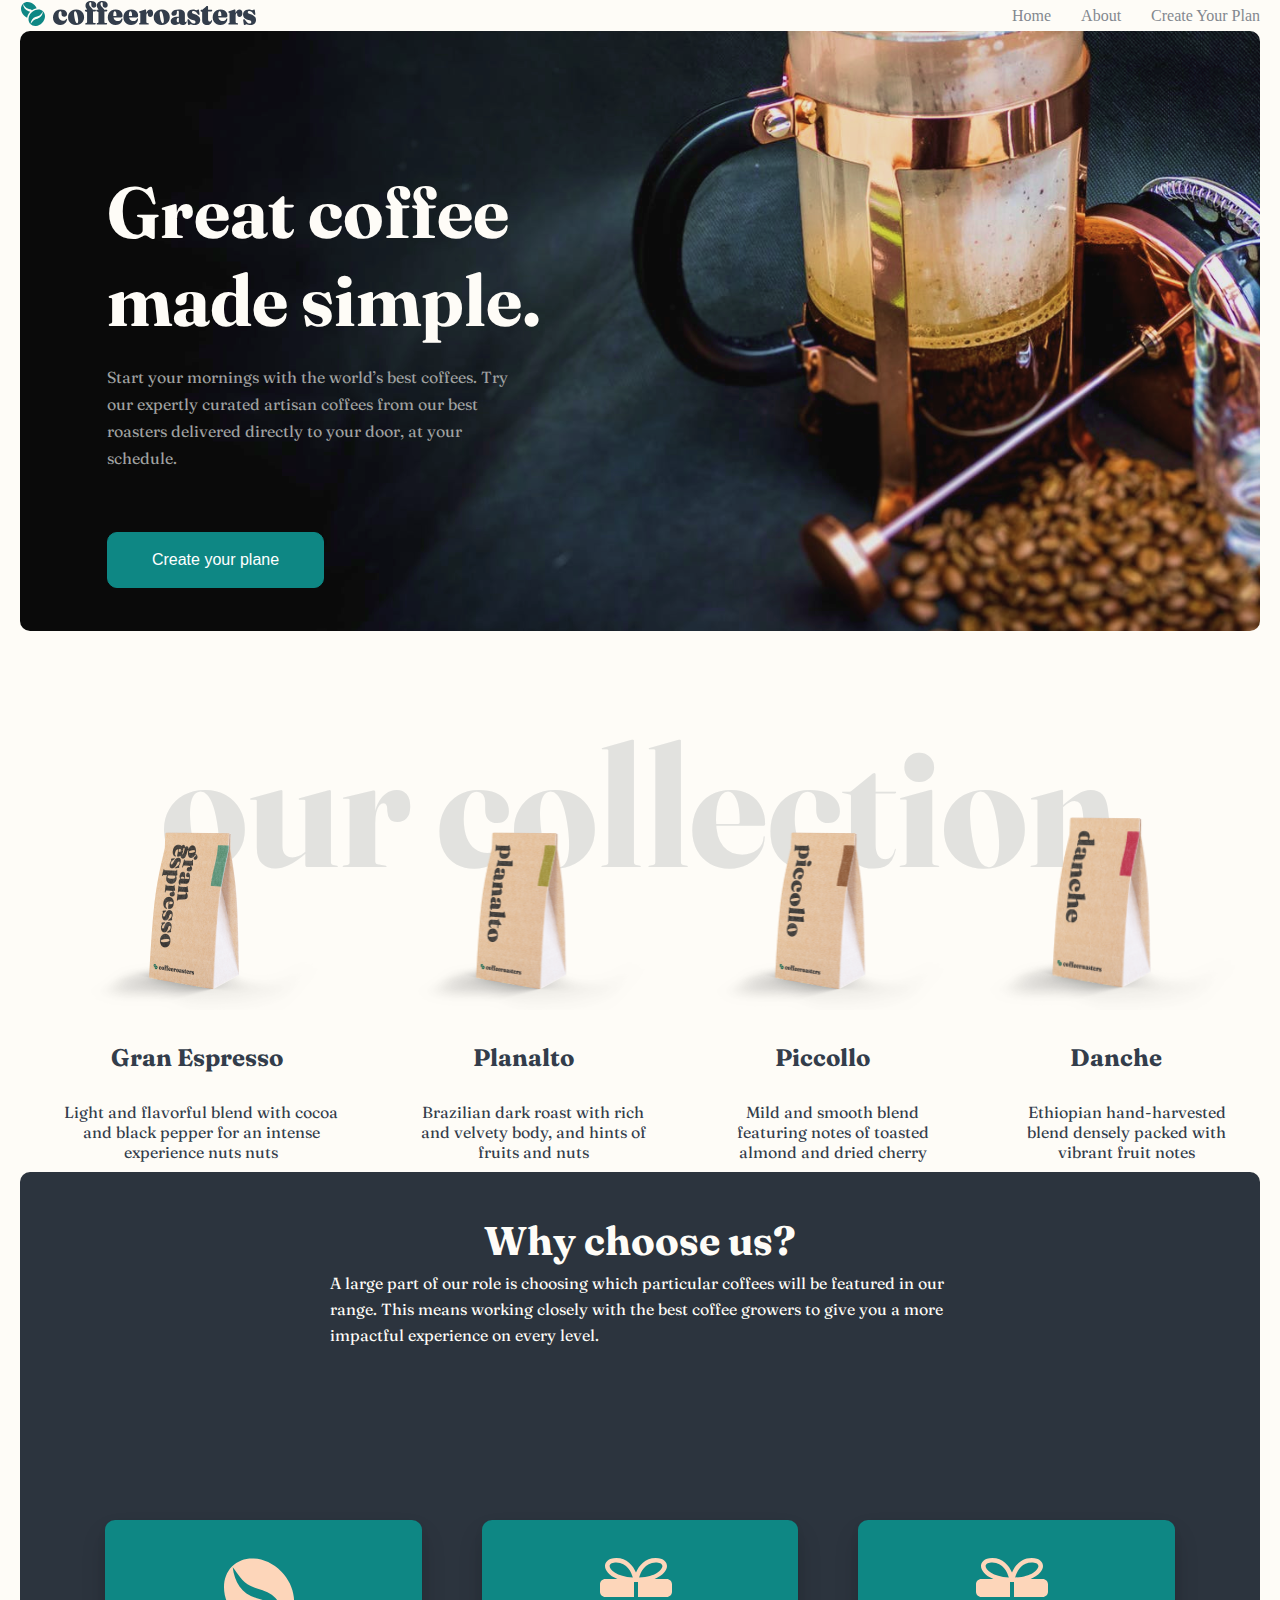
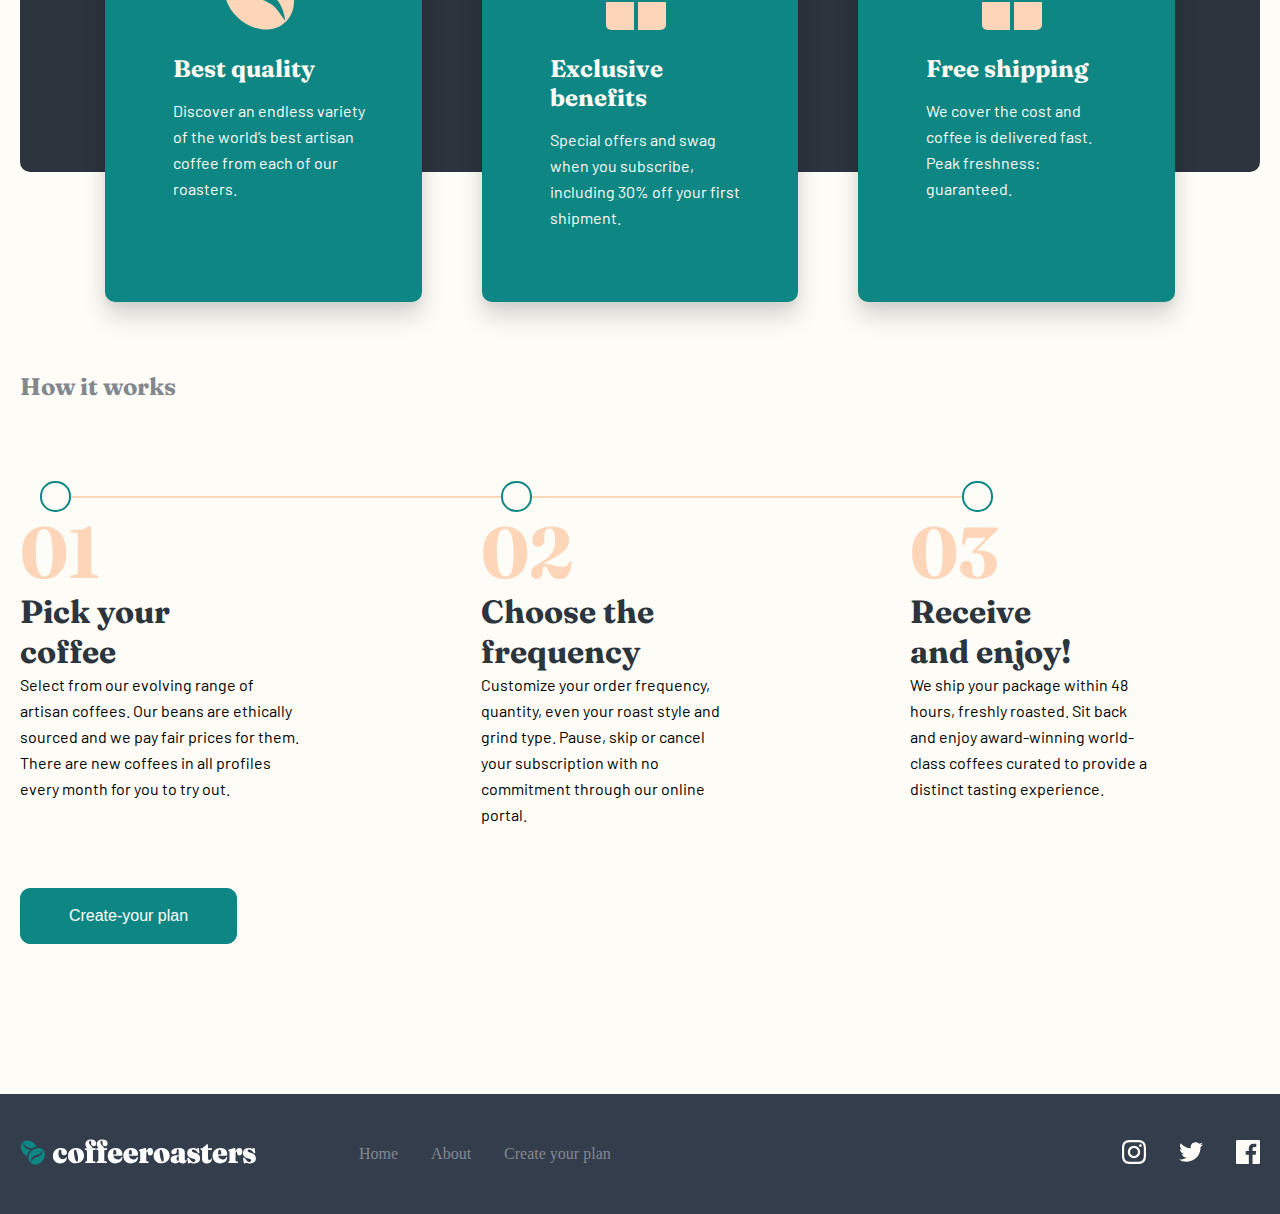
<file: index.html>
<!DOCTYPE html>
<html lang="en">
  <head>
    <meta charset="UTF-8" />
    <meta name="viewport" content="width=device-width, initial-scale=1.0" />
    <title>Document</title>
    <link rel="preconnect" href="https://fonts.googleapis.com">
    <link rel="preconnect" href="https://fonts.gstatic.com" crossorigin>
     <link
      href="https://fonts.googleapis.com/css2?family=Fraunces:ital,opsz,wght@0,9..144,100;0,9..144,200;0,9..144,300;0,9..144,400;0,9..144,500;1,9..144,100;1,9..144,200;1,9..144,300;1,9..144,400;1,9..144,500&display=swap"
      rel="stylesheet">
      <link rel="preconnect" href="https://fonts.googleapis.com">
           <link rel="preconnect" href="https://fonts.gstatic.com" crossorigin>
      <link
        href="https://fonts.googleapis.com/css2?family=Barlow:ital,wght@0,100;0,200;0,300;0,400;0,500;1,100;1,200;1,300;1,400;1,500&family=Fraunces:ital,opsz,wght@0,9..144,100;0,9..144,200;0,9..144,300;0,9..144,400;0,9..144,500;1,9..144,100;1,9..144,200;1,9..144,300;1,9..144,400;1,9..144,500&display=swap"
        rel="stylesheet">
    <link rel="stylesheet" href="./style.css" />
    <link rel="stylesheet" href="./responsive.css" />
  </head>

  <body>
    <div class="main-nav">
      <div class="container">
        <div class="navbar">
          <div class="nav-image">
            <img src="./image/Group 5 (2).svg" alt="" />
          </div>

          <nav>
            <ul class="main-nav-2">
              <li><a href="#">Home</a></li>
              <li><a href="./about.html">About</a></li>
              <li><a href="./contact.html">Create Your Plan</a></li>
            </ul>
          </nav>
        </div>
      </div>
    </div>
    <!-- main-nav -->
    <div class="main-heading">
      <div class="container">
        <div class="header-page">
          <div class="header">
            <h2>Great coffee made simple.</h2>
            <p>
              Start your mornings with the world’s best coffees. Try our
              expertly curated artisan coffees from our best roasters delivered
              directly to your door, at your schedule.
            </p>
            <button class="button-1">Create your plane</button>
          </div>
        </div>
      </div>
    </div>
    <!-- heading -->
    <div class="second-section">
      <div class="container">
        <div class="section-1">
          <div class="section-h1">
            <h1>our collection</h1>
          </div>
          <div class="main-esspresso">
            <div class="section-esspresso">
              <ul class="ul-esspresso">
                <div class="image-esspresso">
                  <li class="espresso-li">
                    <img src="./image/kopi1 copy.png" alt="" />
                  </li>
                </div>
                <div class="paragraf-esspresso">
                  <li class="espresso-li">
                    <h2>Gran Espresso</h2>
                  </li>
                  <li class="espresso-li">
                    <p>
                      Light and flavorful blend with cocoa and black pepper for
                      an intense experience nuts nuts
                    </p>
                  </li>
                </div>
              </ul>
            </div>
            <div class="section-esspresso">
              <ul class="ul-esspresso">
                <div class="image-esspresso">
                  <li class="espresso-li">
                    <img src="./image/kopi2.png" alt="" />
                  </li>
                </div>
                <div class="paragraf-esspresso">
                  <li class="espresso-li">
                    <h2>Planalto</h2>
                  </li>
                  <li class="espresso-li">
                    <p>
                      Brazilian dark roast with rich and velvety body, and hints
                      of fruits and nuts
                    </p>
                  </li>
                </div>
              </ul>
            </div>
            <div class="section-esspresso">
              <ul class="ul-esspresso">
                <div class="image-esspresso">
                  <li class="espresso-li">
                    <img src="./image/kopi3.png" alt="" />
                  </li>
                </div>
                <div class="paragraf-esspresso">
                  <li class="espresso-li">
                    <h2>Piccollo</h2>
                  </li>
                  <li class="espresso-li">
                    <p>
                      Mild and smooth blend featuring notes of toasted almond
                      and dried cherry
                    </p>
                  </li>
                </div>
              </ul>
            </div>
            <div class="section-esspresso">
              <ul class="ul-esspresso">
                <div class="image-esspresso">
                  <li class="espresso-li">
                    <img src="./image/kopi4.png" alt="" />
                  </li>
                </div>
                <div class="paragraf-esspresso">
                  <li class="espresso-li">
                    <h2>Danche</h2>
                  </li>
                  <li class="espresso-li">
                    <p>
                      Ethiopian hand-harvested blend densely packed with vibrant
                      fruit notes
                    </p>
                  </li>
                </div>
              </ul>
            </div>
          </div>
        </div>
      </div>
    </div>
    <!-- second-section -->

    <div class="container">
      <div class="benefits-color">
        <div class="benefits-1">
          <h2>Why choose us?</h2>
          <p>
            A large part of our role is choosing which particular coffees will
            be featured in our range. This means working closely with the best
            coffee growers to give you a more impactful experience on every
            level.
          </p>
        </div>
        <div class="main-benefits-2">
          <div class="main-benefits-4">
            <div class="benefits-card">
              <img src="./image/coffee-bean.svg" alt="" />
              <div class="benefits-page">
                <h2>Best quality</h2>
                <p>
                  Discover an endless variety of the world’s best artisan coffee
                  from each of our roasters.
                </p>
              </div>
            </div>
          </div>
          <div class="main-benefits-4">
            <div class="benefits-card">
              <img src="image/Combined Shape.svg" alt="" />
              <div class="benefits-page">
                <h2>Exclusive benefits</h2>
                <p>
                  Special offers and swag when you subscribe, including 30% off
                  your first shipment.
                </p>
              </div>
            </div>
          </div>
          <div class="main-benefits-4">
            <div class="benefits-card">
              <img src="image/Combined Shape.svg" alt="" />
              <div class="benefits-page">
                <h2>Free shipping</h2>
                <p>
                  We cover the cost and coffee is delivered fast. Peak
                  freshness: guaranteed.
                </p>
              </div>
            </div>
          </div>
        </div>
      </div>
    </div>
    <!-- benefits -->
    <div class="container">
      <div class="main-work">
        <div class="qwerty">
          <h2>How it works</h2>
        </div>
        <div class="main-circle">
          <div class="circle"></div>
          <div class="chiziq"></div>
          <div class="circle"></div>
          <div class="chiziq"></div>
          <div class="circle"></div>
        </div>
        <div class="qwerty-2">
          <ul class="ul-qwerty">
            <li><h2>01</h2></li>
            <li><h3>Pick your coffee</h3></li>
            <li><p>Select from our evolving range of artisan coffees. Our beans are ethically sourced and we pay fair prices for them.
            There are new coffees in all profiles every month for you to try out.</p></li>
          </ul>
          <ul class="ul-qwerty">
            <li><h2>02</h2></li>
            <li><h3>Choose the frequency</h3></li>
            <li><p>Customize your order frequency, quantity, even your roast style and grind type. Pause, skip or cancel your subscription
            with no commitment through our online portal.</p></li>
          </ul>
          <ul class="ul-qwerty">
            <li><h2>03</h2></li>
            <li><h3>Receive and enjoy!</h3></li>
            <li><p>We ship your package within 48 hours, freshly roasted. Sit back and enjoy award-winning world-class coffees curated to
            provide a distinct tasting experience.</p></li>
          </ul>
        </div>
      </div>
      <button class="button-01">Create-your plan</button>
    </div>
    <!-- work -->
    <footer class="main-footer">
      <div class="footer-1">
        <div class="container-4">
          <div class="footer-left-box">
            <div class="footer-image-2">
              <img src="./image/Group 5 (1).svg" alt="" />
            </div>
            <ul class="footer-nav-list">
              <li class="sss"><a href="./index.html">Home</a></li>
              <li class="ssss"><a href="./about.html">About</a></li>
              <li class="sssss"><a href="./contact.html">Create your plan</a></li>
            </ul>
          </div>
          <div class="footer-right-box">
            <ul class="footer-media-list">
              <li class="footer-ulimg">
                <a href="#"><img src="./image/Shape.svg" alt="" /></a>
              </li>
              <li class="footer-ulimg">
                <a href="#"><img src="image/Path.svg" alt="" /></a>
              </li>
              <li class="footer-ulimg">
                <a href="#"><img src="./image/Path (1).svg" alt="" /></a>
              </li>
            </ul>
          </div>
        </div>
      </div>
    </footer>
  </body>
</html>
</file>
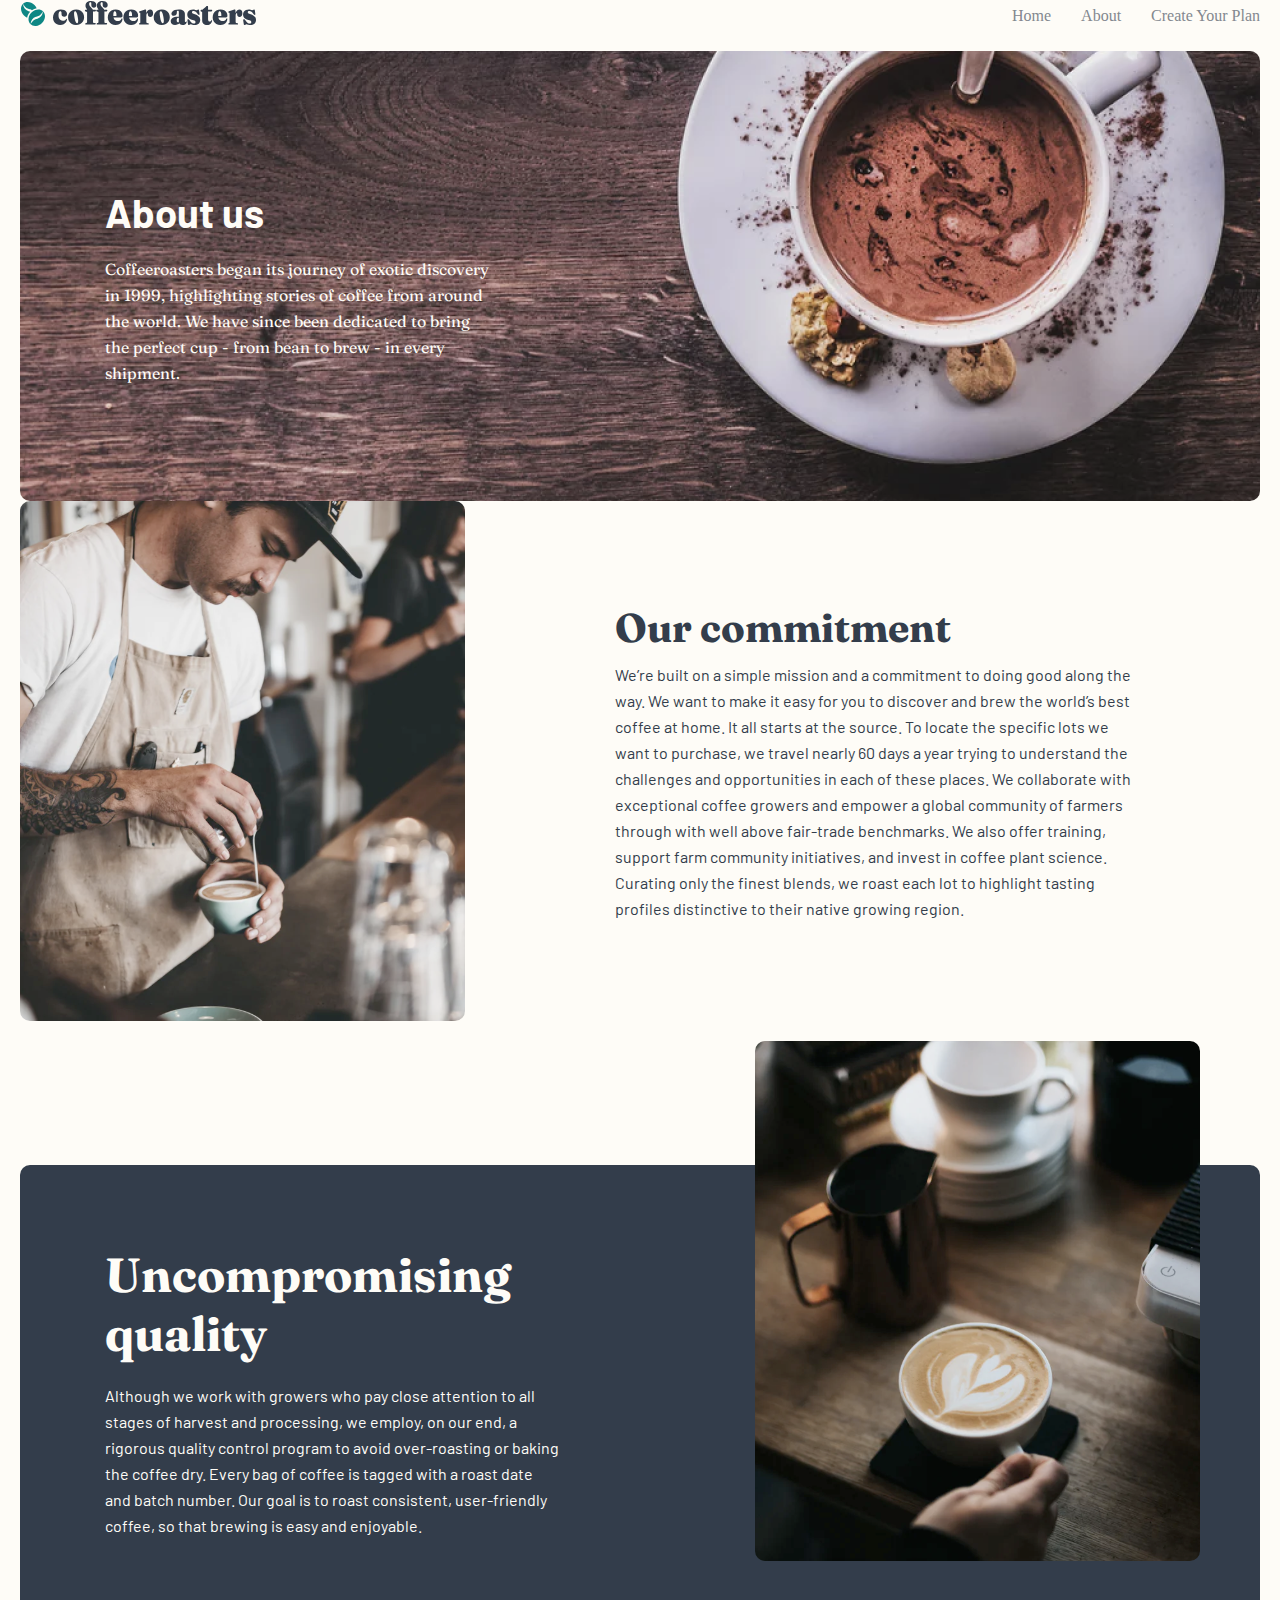
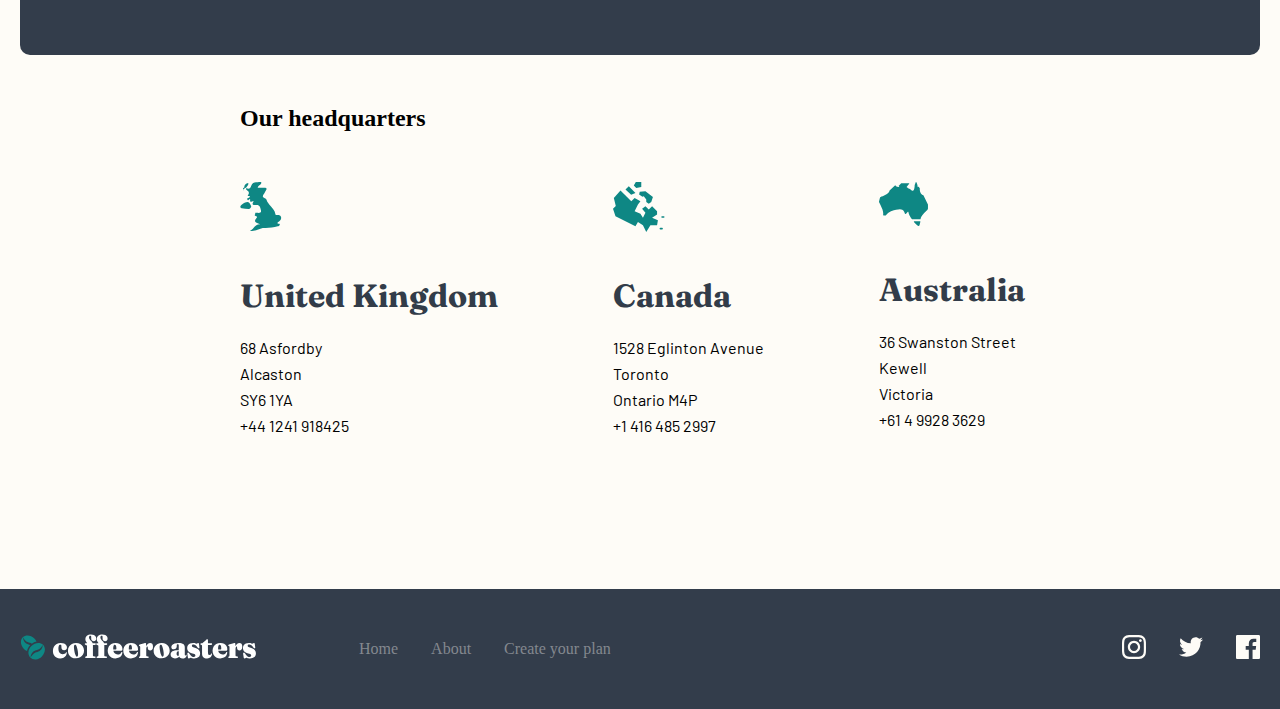
<file: about.html>
<!DOCTYPE html>
<html lang="en">
<head>
    <meta charset="UTF-8">
    <meta name="viewport" content="width=device-width, initial-scale=1.0">
    <title>Document</title>
    <link rel="stylesheet" href="./style.css">
    <link rel="stylesheet" href="./responsive.css">
      <link rel="preconnect" href="https://fonts.googleapis.com">
      <link rel="preconnect" href="https://fonts.gstatic.com" crossorigin>
      <link
        href="https://fonts.googleapis.com/css2?family=Fraunces:ital,opsz,wght@0,9..144,100;0,9..144,200;0,9..144,300;0,9..144,400;0,9..144,500;1,9..144,100;1,9..144,200;1,9..144,300;1,9..144,400;1,9..144,500&display=swap"
        rel="stylesheet">
      <link rel="preconnect" href="https://fonts.googleapis.com">
      <link rel="preconnect" href="https://fonts.gstatic.com" crossorigin>
      <link
        href="https://fonts.googleapis.com/css2?family=Barlow:ital,wght@0,100;0,200;0,300;0,400;0,500;1,100;1,200;1,300;1,400;1,500&family=Fraunces:ital,opsz,wght@0,9..144,100;0,9..144,200;0,9..144,300;0,9..144,400;0,9..144,500;1,9..144,100;1,9..144,200;1,9..144,300;1,9..144,400;1,9..144,500&display=swap"
        rel="stylesheet">
</head>
<body>
   <div class="main-nav">
      <div class="container">
        <div class="navbar">
          <div class="nav-image">
            <img src="./image/Group 5 (2).svg" alt="" />
          </div>

          <nav>
            <ul class="main-nav-2">
              <li><a href="./index.html">Home</a></li>
              <li><a href="#">About</a></li>
              <li><a href="./contact.html">Create Your Plan</a></li>
            </ul>
          </nav>
        </div>
        <div class="about-page">
          <div class="about-heading">
            <h1>About us</h1>
            <p>
              Coffeeroasters began its journey of exotic discovery in 1999,
              highlighting stories of coffee from around the world. We have since
              been dedicated to bring the perfect cup - from bean to brew - in
              every shipment.
            </p>
          </div>
        </div>
      </div>
    </div>
      <div class="container">
        <div class="main-service">
          <div class="service-image">
            <img src="./image/Bitmap (1).svg" alt="" />
          </div>
          <div class="service-h1">
            <h2>Our commitment</h2>
            <p>
              We’re built on a simple mission and a commitment to doing good along
              the way. We want to make it easy for you to discover and brew the
              world’s best coffee at home. It all starts at the source. To locate
              the specific lots we want to purchase, we travel nearly 60 days a
              year trying to understand the challenges and opportunities in each
              of these places. We collaborate with exceptional coffee growers and
              empower a global community of farmers through with well above
              fair-trade benchmarks. We also offer training, support farm
              community initiatives, and invest in coffee plant science. Curating
              only the finest blends, we roast each lot to highlight tasting
              profiles distinctive to their native growing region.
            </p>
          </div>
        </div>
      </div>
        <div class="section-cofee">
          <div class="container">
            <div class="main-cofee">
              <div class="about-cofee">
                <h2>Uncompromising quality</h2>
                <p>
                  Although we work with growers who pay close attention to all
                  stages of harvest and processing, we employ, on our end, a
                  rigorous quality control program to avoid over-roasting or baking
                  the coffee dry. Every bag of coffee is tagged with a roast date
                  and batch number. Our goal is to roast consistent, user-friendly
                  coffee, so that brewing is easy and enjoyable.
                </p>
              </div>
              <div class="image-cofee">
                <img src="./image/Bitmap (2).svg" alt="" />
              </div>
            </div>
          </div>
        </div>
        <div class="location">
          <div class="container">
        
        
            <div class="car">
              <h1 style="font-size: 24px ; margin-bottom: 50px;">Our headquarters</h1>
            </div>
            <div class="main-map">
              
              <div class="map">
                <img src="./image/Combined Shape (2).svg" alt="" />
                <ul class="map-ul">
                  <li>
                    <h3>United Kingdom</h3>
                  </li>
                  <li>
                    <p>68 Asfordby</p>
                  </li>
                  <li>
                    <p>Alcaston</p>
                  </li>
                  <li>
                    <p>SY6 1YA</p>
                  </li>
                  <li>
                    <p>+44 1241 918425</p>
                  </li>
        
                </ul>
              </div>
              <div class="map">
                <img src="./image/Combined Shape (3).svg" alt="">
                <ul class="map-ul">
                  <li>
                    <h3>Canada</h3>
                  </li>
                  <li>
                    <p>1528 Eglinton Avenue</p>
                  </li>
                  <li>
                    <p>Toronto</p>
                  </li>
                  <li>
                    <p>Ontario M4P</p>
                  </li>
                  <li>
                    <p>+1 416 485 2997</p>
                  </li>
                </ul>
              </div>
              <div class="map">
                <img src="./image/Combined Shape (4).svg" alt="">
                <ul class="map-ul">
                  <li>
                    <h3>Australia</h3>
                  </li>
                  <li>
                    <p>36 Swanston Street</p>
                  </li>
                  <li>
                    <p>Kewell</p>
                  </li>
                  <li>
                    <p>Victoria</p>
                  </li>
                  <li>
                    <p>+61 4 9928 3629</p>
                  </li>
                </ul>
        
              </div>
            </div>
          </div>
        </div>
            <footer class="main-footer">
              <div class="footer-1">
                <div class="container-4">
                  <div class="footer-left-box">
                    <div class="footer-image-2">
                      <img src="./image/Group 5 (1).svg" alt="" />
                    </div>
                    <ul class="footer-nav-list">
                      <li class="sss"><a href="./index.html">Home</a></li>
                      <li class="ssss"><a href="./about.html">About</a></li>
                      <li class="sssss"><a href="./contact.html">Create your plan</a></li>
                    </ul>
                  </div>
                  <div class="footer-right-box">
                    <ul class="footer-media-list">
                      <li class="footer-ulimg">
                        <a href="#"><img src="./image/Shape.svg" alt="" /></a>
                      </li>
                      <li class="footer-ulimg">
                        <a href="#"><img src="image/Path.svg" alt="" /></a>
                      </li>
                      <li class="footer-ulimg">
                        <a href="#"><img src="./image/Path (1).svg" alt="" /></a>
                      </li>
                    </ul>
                  </div>
                </div>
              </div>
            </footer>
</body>
</html>
</file>
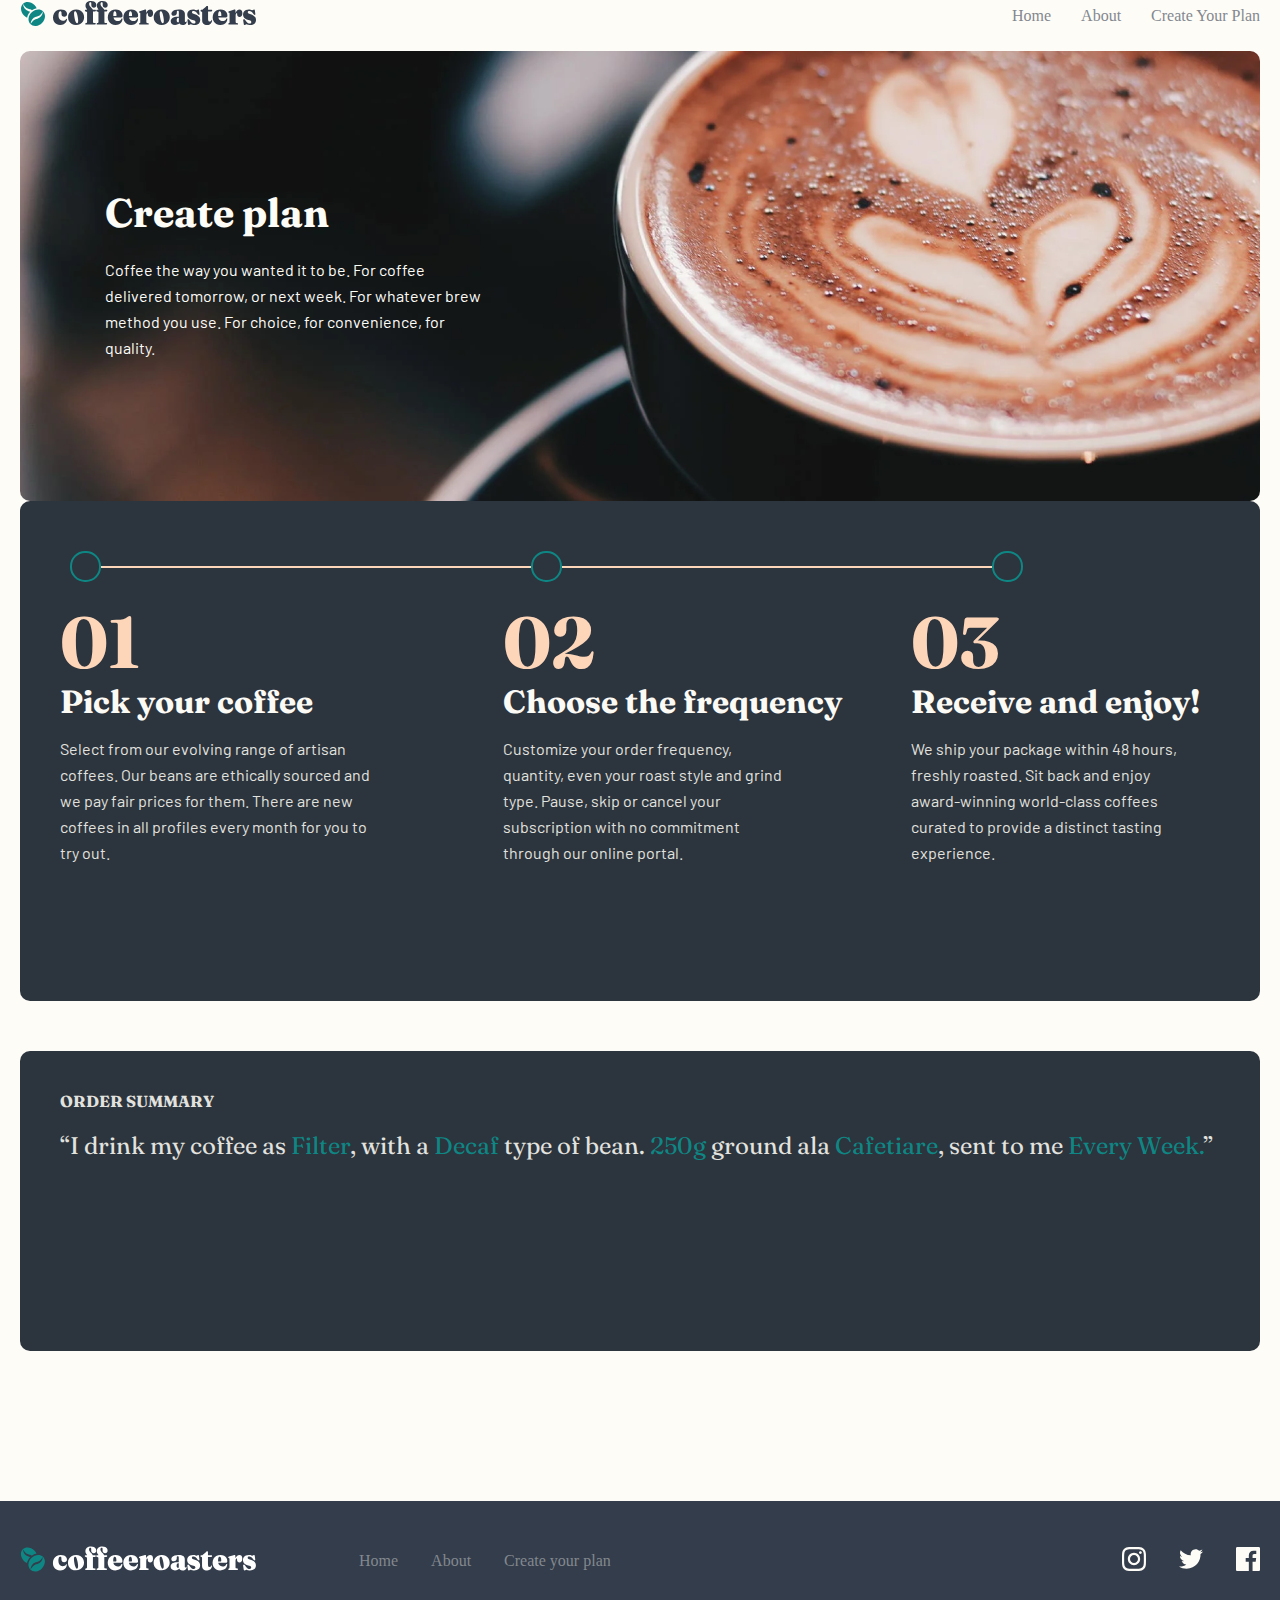
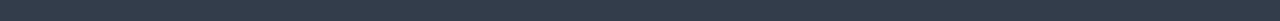
<file: contact.html>
<!DOCTYPE html>
<html lang="en">

<head>
  <meta charset="UTF-8" />
  <meta name="viewport" content="width=device-width, initial-scale=1.0" />
  <title>Document</title>
  <link rel="stylesheet" href="./style.css" />
  <link rel="stylesheet" href="./responsive.css" />
  <link rel="preconnect" href="https://fonts.googleapis.com">
  <link rel="preconnect" href="https://fonts.gstatic.com" crossorigin>
  <link
    href="https://fonts.googleapis.com/css2?family=Fraunces:ital,opsz,wght@0,9..144,100;0,9..144,200;0,9..144,300;0,9..144,400;0,9..144,500;1,9..144,100;1,9..144,200;1,9..144,300;1,9..144,400;1,9..144,500&display=swap"
    rel="stylesheet">
  <link rel="preconnect" href="https://fonts.googleapis.com">
  <link rel="preconnect" href="https://fonts.gstatic.com" crossorigin>
  <link
    href="https://fonts.googleapis.com/css2?family=Barlow:ital,wght@0,100;0,200;0,300;0,400;0,500;1,100;1,200;1,300;1,400;1,500&family=Fraunces:ital,opsz,wght@0,9..144,100;0,9..144,200;0,9..144,300;0,9..144,400;0,9..144,500;1,9..144,100;1,9..144,200;1,9..144,300;1,9..144,400;1,9..144,500&display=swap"
    rel="stylesheet">
</head>

<body>
  <div class="main-nav">
    <div class="container">
      <div class="navbar">
        <div class="nav-image">
          <img src="./image/Group 5 (2).svg" alt="" />
        </div>

        <nav>
          <ul class="main-nav-2">
            <li><a href="./index.html">Home</a></li>
            <li><a href="./about.html">About</a></li>
            <li><a href="./contact.html">Create Your Plan</a></li>
          </ul>
        </nav>
      </div>
      <div class="contact-page">
        <div class="contact-heading">
          <h1>Create plan</h1>
          <p>
            Coffee the way you wanted it to be. For coffee delivered tomorrow,
            or next week. For whatever brew method you use. For choice, for
            convenience, for quality.
          </p>
        </div>
      </div>
    </div>
  </div>

  <div class="container">
    <div class="main-work-2">

      <div class="main-work-2-color">
        <div class="section-circle">
          <div class="circle-2"></div>
          <div class="line"></div>
          <div class="circle-2"></div>
          <div class="line"></div>
          <div class="circle-2"></div>
        </div>
        <div class="circle-cards">
          <ul class="circle-ul-2">
            <li class="zzzz">
              <h2>01</h2>
            </li>
            <li>
              <h3>Pick your coffee</h3>
            </li>

            <li>
              <p>
                Select from our evolving range of artisan coffees. Our beans
                are ethically sourced and we pay fair prices for them. There
                are new coffees in all profiles every month for you to try
                out.
              </p>
            </li>
          </ul>
          <ul class="circle-ul-2">
            <li>
              <h2>02</h2>
            </li>
            <li>
              <h3>Choose the frequency</h3>
            </li>
            <li>
              <p>
                Customize your order frequency, quantity, even your roast
                style and grind type. Pause, skip or cancel your subscription
                with no commitment through our online portal.
              </p>
            </li>
          </ul>
          <ul class="circle-ul-2">
            <li>
              <h2>03</h2>
            </li>
            <li>
              <h3>Receive and enjoy!</h3>
            </li>
            <li>
              <p>
                We ship your package within 48 hours, freshly roasted. Sit
                back and enjoy award-winning world-class coffees curated to
                provide a distinct tasting experience.
              </p>
            </li>
          </ul>
        </div>
      </div>
    </div>
  </div>

  <div class="container">
    <div class="main-menu">
      <div class="section-menu">

        <h2>Order Summary</h2>
        <p>“I drink my coffee as <span class="span-1">Filter</span>, with a <span class="span-1">Decaf</span> type of
          bean. <span class="span-1">250g</span> ground ala <span class="span-1">Cafetiare</span>, sent to me <span
            class="span-1">Every Week.</span>”</p>
      </div>

    </div>

  </div>


  <footer class="main-footer">
    <div class="footer-1">
      <div class="container-4">
        <div class="footer-left-box">
          <div class="footer-image-2">
            <img src="./image/Group 5 (1).svg" alt="" />
          </div>
          <ul class="footer-nav-list">
            <li class="sss"><a href="./index.html">Home</a></li>
            <li class="ssss"><a href="./about.html">About</a></li>
            <li class="sssss"><a href="./contact.html">Create your plan</a></li>
          </ul>
        </div>
        <div class="footer-right-box">
          <ul class="footer-media-list">
            <li class="footer-ulimg">
              <a href="#"><img src="./image/Shape.svg" alt="" /></a>
            </li>
            <li class="footer-ulimg">
              <a href="#"><img src="image/Path.svg" alt="" /></a>
            </li>
            <li class="footer-ulimg">
              <a href="#"><img src="./image/Path (1).svg" alt="" /></a>
            </li>
          </ul>
        </div>
      </div>
    </div>
  </footer>


</body>

</html>
</file>
<file: style.css>
* {
  margin: 0;
  padding: 0;
  box-sizing: border-box;
}

@import url("https://fonts.googleapis.com/css2?family=Fraunces:opsz,wght@9..144,100&display=swap");

a {
  text-decoration: none;
}
body {
  background-color: #fefcf7;
}
ul,
ol {
  list-style: none;
  text-decoration: none;
}
.container {
  max-width: 1280px;
  margin-left: auto;
  margin-right: auto;
  padding: 0 20px;
}
.navbar {
  display: flex;
  justify-content: space-between;
  align-items: center;
}
.main-nav-2 {
  display: flex;
  gap: 30px;
}
.main-nav-2 a {
  color: #83888f;
}

/* main-nav //////////////////////////////////////////////////////////////////////////////////////////////////*/
.header-page {
  background-image: url("./image/Bitmap\ \(3\).svg");
  max-width: 100vw;
  height: 600px;
  background-repeat: no-repeat;
  border-radius: 10px;
}
.button-1 {
  font-size: 16px;
  border-radius: 10px;
  color: white;
  width: 217px;
  height: 56px;
  border: 1px solid #0e8784;
  background-color: #0e8784;
  margin-top: 60px;
  margin-left: 87px;
}
.header h2 {
  padding-left: 87px;
  color: #fefcf7;
  padding-top: 137px;
  font-size: 72px;
  max-width: 50%;
  font-family: "Fraunces", serif;
}
.header p {
  padding-left: 87px;
  color: #a0a2a1;
  max-width: 40%;
  line-height: 27px;
  margin-top: 20px;
  font-size: 16px;
  font-family: "Fraunces";
}
/* ////////////////////////heading///////////////////////////////////////////////////////////////////////////////////////////////////// */
.image-esspresso img {
  max-width: 255px;
  height: 193px;
}
.main-esspresso {
  display: flex;
  justify-content: center;
  text-align: center;
  align-items: center;
  position: relative;
  bottom: 10px;
}
.espresso-li p {
  max-width: 80%;
  margin-left: 40px;
  line-height: 20px;
  font-family: "Fraunces", serif;
  color: #333d4b;
}
.espresso-li h2 {
  line-height: 88px;
  font-size: 24px;
  font-family: "Fraunces", serif;
  color: #333d4b;
}
.section-h1 h1 {
  font-size: 170px;
  text-align: center;
  padding-top: 20px;
  font-family: "Fraunces", serif;
}
.section-h1 {
  max-width: 100%;
  height: 196px;
  position: relative;
  top: 50px;
  color: #e2e2df;
}
/* ////////////////////////////////////////////////////////////////////////////////////////////////////////////////////////////////////////// */
.main-benefits-2 {
  display: flex;
  align-items: center;
  justify-content: center;
  gap: 20px;
  max-width: 1110px;
  width: 100%;
  position: absolute;
  bottom: -150px;
  left: 50%;
  transform: translateX(-50%);
}

.benefits-card {
  max-width: 350px;
  padding: 38px;
  height: 382px;
  box-shadow: rgba(0, 0, 0, 0.15) 0px 15px 25px,
    rgba(0, 0, 0, 0.05) 0px 5px 10px;
  font-size: 16px;
  border-radius: 10px;
  margin: 20px;
  background-color: #0e8784;
  color: #fefcf7;
  margin-top: 25px;
  /* position: absolute; */
}
.benefits-color {
  background-color: #2c343e;
  border-radius: 10px;
  max-width: 100vw;
  height: 600px;
  position: relative;
}
.benefits-1 h2 {
  text-align: center;
  font-size: 40px;
  line-height: 58px;
  padding-top: 40px;
  color: #fefcf7;
  font-family: "Fraunces", serif;
}
.benefits-1 p {
  max-width: 50%;
  /* margin-left: 280px; */
  margin-left: auto;
  margin-right: auto;
  line-height: 26px;
  color: #fefcf7;
  /* margin-top: 50px; */
  font-family: "Fraunces", serif;
}
.benefits-card img {
  margin-left: 80px;

  width: 72px;
  height: 72px;
}
.benefits-card h2 {
  font-size: 24px;
  max-width: 100%;
  padding-top: 20px;
  margin-left: 30px;
  font-family: "Fraunces", serif;
}

.benefits-card p {
  max-width: 80%;
  margin-left: 30px;
  line-height: 26px;
  font-size: 16px;
  font-family: "Barlow", sans-serif;
  margin-top: 15px;
}
/* //////////////////////////////////////////////////////////////////////////////////////////////////////////////////////// */
.circle {
  width: 31px;
  height: 31px;
  border-radius: 15px;

  border: 2px solid #0e8784;
}
.chiziq {
  width: 430px;
  height: 1px;
  border: 1px solid #fdd6ba;
}

.main-circle {
  display: flex;
  align-items: center;
  margin-left: 20px;
  margin-top: 80px;
}
.qwerty {
  margin-top: 200px;
  font-family: "Fraunces", serif;
  color: #83888f;
}
.qwerty-2 {
  display: flex;
  justify-content: center;
  gap: 60px;
  margin-top: 30px;
}
.ul-qwerty p {
  max-width: 70%;
  line-height: 26px;
}
.ul-qwerty h2 {
  line-height: 80px;
  font-size: 72px;
  font-family: "Fraunces", serif;
  color: #fdd6ba;
}
.ul-qwerty h3 {
  line-height: 40px;
  font-size: 32px;
  max-width: 50%;
  font-family: "Fraunces", serif;
  color: #2c343e;
}
.ul-qwerty p {
  font-family: "Barlow", sans-serif;
}
.button-01 {
  font-size: 16px;
  border-radius: 10px;
  color: white;
  width: 217px;
  height: 56px;
  border: 1px solid #0e8784;
  background-color: #0e8784;
  margin-top: 60px;
  /* margin-left: 87px; */
}
.main-work-2 {
  background-color: #2c343e;
  border-radius: 10px;
  margin-bottom: 20px;
  height: 500px;
}

/* /////////////////////////////////////////////////////////////////////////////////////////////////////////////////////////////////// */

.main-footer {
  width: 1280;
  height: 20px;
  /* margin-top: 150px; */
  padding-top: 150px;
}
.footer-nav-list :hover {
  color: white;
}
.footer-nav-list :hover {
  transform: scale(1.1);
}

.container-4 {
  max-width: 1280px;
  margin-left: auto;
  margin-right: auto;
  padding: 20px;
  display: flex;
  justify-content: space-between;
  align-items: center;
  /* background-color: #2c343e; */
  /* padding: 65px; */
  height: 120px;
}
.footer-1 {
  background-color: #333d4b;
}
.footer-nav-list,
.footer-media-list {
  display: flex;
  align-items: center;
  gap: 33px;
}

.footer-left-box {
  display: flex;
  align-items: center;
  gap: 103px;
}
.footer-nav-list a {
  color: #83888f;
}
/* ///////////////////////////////////////////////////////////////////////////////////////////////////////////////////////////////////////////// */
.about-page {
  background-image: url("./image/Bitmap\ \(2\).png");
  /* background-size: 100px 200px; */
  background-repeat: no-repeat;
  border-radius: 10px;
  margin-top: 20px;
  width: 100%;
  height: 450px;
}
.about-heading h1 {
  padding-top: 137px;
  padding-left: 85px;
  font-size: 40px;
  color: #fefcf7;
  font-family: "Barlow", sans-serif;
}
.about-heading p {
  /* padding-top: 137px; */
  max-width: 38%;
  padding-left: 85px;
  font-size: 16px;
  color: #fefcf7;
  margin-top: 20px;
  line-height: 26px;
  font-family: "Fraunces", serif;
}
/* ///////////////////////////////////////////////////////////////////////////////////////////////////////////////////////////////////////// */
.main-service {
  display: flex;
  align-items: center;

  gap: 150px;
}
.service-image img {
  width: 445px;
  height: 520px;
  border-radius: 10px;
}

.service-h1 h2 {
  font-size: 40px;
  line-height: 48px;
  color: #333d4b;
  font-family: "Fraunces", serif;
}

.service-h1 p {
  font-size: 16px;
  line-height: 26px;
  max-width: 80%;
  color: #333d4b;
  margin-top: 10px;
  font-family: "Barlow", sans-serif;
}
/* ////////////////////////////////////////////////////////////////////////////////////////////////////// */
.main-cofee {
  display: flex;
  background-color: #333d4b;
  max-width: 1280px;
  height: 490px;
  position: relative;
  border-radius: 10px;
}

.image-cofee img {
  width: 100%;
  height: 520px;
  border-radius: 10px;
}
.image-cofee {
  position: absolute;
  bottom: 90px;
  max-width: 445px;
  /* left: 500px; */
  right: 60px;
}
.about-cofee h2 {
  font-size: 48px;
  padding-left: 85px;
  padding-top: 80px;
  color: #fefcf7;
  font-family: "Fraunces", serif;
}
.about-cofee p {
  font-size: 16px;
  line-height: 26px;
  color: #fefcf7;
  font-family: "Barlow", sans-serif;
  margin-left: 85px;
  margin-top: 20px;
}
.main-cofee {
  margin-top: 140px;
}
.about-cofee {
  max-width: 540px;
}
/* /////////////////////////////////////////////////////////////////////////////////////////////////////////////////////// */
.location {
  padding-top: 50px;
  padding-left: 220px;
  max-width: 1045px;
}
.main-map {
  display: flex;
  justify-content: space-between;
  align-items: start;
}
.map-ul h3 {
  font-size: 32px;
  margin-top: 40px;
  margin-bottom: 20px;
  font-family: 'Fraunces', serif;
  color: #323C49;
}
.map-ul p {
  font-size: 16px;
  line-height: 26px;
  font-family: 'Barlow', sans-serif;
}
/* ///////////////////////////////////////////////////////////////////////////////////// */
.contact-page {
  background-image: url("./image/Bitmap\ \(4\).png");
  background-repeat: no-repeat;
  border-radius: 10px;
  margin-top: 20px;
  width: 100%;
  height: 450px;
}
.contact-heading h1 {
  padding-top: 137px;
  padding-left: 85px;
  font-size: 40px;
  color: #fefcf7;
  font-family: "Fraunces", serif;
}
.contact-heading p {
  max-width: 38%;
  padding-left: 85px;
  font-size: 16px;
  color: #fefcf7;
  margin-top: 20px;
  line-height: 26px;
  font-family: "Barlow", sans-serif;
}
.qwerty-2 {
  margin-top: 0px;
  margin-left: 0;
}
.main-type-1 {
  display: flex;
  justify-content: start;
  gap: 220px;
}
.ul-section h3 {
  font-size: 24px;
  line-height: 32px;
  color: #83888f;
}
.ul-section-1 h3 {
  font-size: 40px;
  line-height: 48px;
  color: #83888f;
}
.qwerty-color {
  background-color: #333d4b;
  border-radius: 10px;
}
/* .ul-qwerty-2 h2{
  color: #FDD6B9;
}
.ul-qwerty-2 h3{
  color:#F1EFEB ;
}
.ul-qwerty-2 p{
  color: #FEFCF7;
} */
.circle-2 {
  width: 31px;
  height: 31px;
  border-radius: 15px;
  border: 2px solid #0e8784;
}
.line {
  width: 430px;
  height: 1px;
  border: 1px solid #fdd6ba;
}
.section-circle {
  display: flex;
  align-items: center;
}
.circle-cards {
  display: flex;
  justify-content: center;
  padding-top: 20px;
}
.section-circle {
  margin-left: 50px;
  padding-top: 50px;
}

.circle-ul-2 h2 {
  line-height: 80px;
  font-size: 72px;
  font-family: "Fraunces", serif;
  color: #fdd6ba;
  margin-left: 40px;
}
.circle-ul-2 h3 {
  font-size: 32px;
  color: #fcfaf5;
  font-family: "Fraunces", serif;
  margin-left: 40px;
}
.circle-ul-2 p {
  max-width: 70%;
  line-height: 26px;
  font-family: "Barlow", sans-serif;
  color: #e2e2df;
  /* padding: 20px; */
  margin-left: 40px;
  margin-top: 15px;
  font-size: 16px;
}
.fff h1 {
  color: #fcfaf5;
  margin-left: 50px;
  padding-top: 20px;
}
.section-menu h2{
  font-size: 16px;
  text-transform: uppercase;
  color: #e2e2df;
  font-family: 'Fraunces', serif;
}
.section-menu p{
color: #e2e2df;
font-size: 24px;
font-family: 'Fraunces', serif;
margin-top: 20px;
}
.section-menu{
  height: 300px;
  background-color: #2c343e;
  border-radius: 10px;
  margin-top: 50px;
  padding: 40px;
  
}
.span-1{
  color: #0E8784;
}
</file>
<file: responsive.css>
@media (max-width: 1100px) {
  .container {
    max-width: 1050px;
    margin-left: auto;
    margin-right: auto;
    padding-top: 40px;
  }
  .header-page {
    background-size: cover;
  }
  .header h2 {
    font-size: 62px;
    padding-top: 80px;
  }
  .nav-image img {
    max-width: 220px;
  }
  .button-1 {
    margin-top: 40px;
  }
  .circle {
    max-width: 30px;
    height: 28px;
  }
  .ul-qwerty h2 {
    font-size: 68px;
  }
  .ul-qwerty h3 {
    font-size: 28px;
  }
  .ul-qwerty p {
    max-width: 85%;
  }
  .chiziq {
    max-width: 330px;
  }
  .benefits-page h2 {
    font-size: 20px;
    max-width: 100%;
    margin-left: 15px;
    padding: 10px;
  }
  .benefits-page p {
    max-width: 100%;
    padding-left: 20px;
    margin: 0;
    font-size: 14px;
  }
  .benefits-card img {
    margin-left: 60px;
  }
  .location {
    padding: 0;
    gap: 0;
  }
  .contact-page {
    background-image: url("./image/Bitmap\ \(4\).png");
    background-size: cover;
    max-width: 100vw;
    height: 450px;
    background-position: center center;
    /* height: 520px; */
  }
  .circle-ul-2 h3 {
    font-size: 20px;
    max-width: 100%;
  }
  .about-heading h1{
    padding-top: 80px;
  }
}
/* /////////////////////////////////////////////////////////////////////////////////////////////////////////////////// */
@media (max-width: 1053px) {
  .container {
    max-width: 985px;
    margin-left: auto;
    margin-right: auto;
    padding-top: 40px;
  }
  .header h2 {
    font-size: 52px;
    padding-top: 70px;
  }
  .header p {
    font-size: 14px;
  }
  .button-1 {
    max-width: 200px;
    font-size: 14px;
    margin-top: 10px;
  }
  .header-page {
    background-image: url("./image/Bitmap\ \(3\).svg");
    background-size: cover;
    max-width: 100vw;
    height: 500px;
    background-position: center center;
  }
  .nav-image img {
    max-width: 200px;
  }
  .section-h1 h1 {
    max-width: 100%;
    font-size: 150px;
  }
  .espresso-li p {
    margin-left: 30px;
  }
  .about-heading {
    max-width: 985px;
  }
  .main-service {
    /* display:flex; */
    gap: 45px;
  }
  .about-heading h1{
    padding-top: 80px;
  }
  .about-heading p {
    font-size: 16px;
    max-width: 40%;
    /* padding-left: 40px; */
  }
  .about-cofee p {
    margin-left: 80px;
    max-width: 70%;
  }
  .contact-page {
    background-image: url("./image/Bitmap\ \(4\).png");
    background-size: cover;
    max-width: 100vw;
    height: 450px;
    background-position: center center;
    /* height: 520px; */
  }
  .contact-heading h1 {
    max-width: 100%;
    text-align: center;
  }
  .contact-heading p {
    margin-left: 80px;
    max-width: 80%;
  }
  .circle-ul-2 h3 {
    font-size: 20px;
    max-width: 100%;
  }
  .main-work-2 {
    height: 700px;
  }
  .main-work-2 {
    height: 500px;
  }
  .line {
    max-width: 320px;
  }
}
/* /////////////////////////////////////////////////////////////////////////////////////////////////////////////////////////////////////// */
@media (max-width: 983px) {
  .container {
    max-width: 904px;
    margin-left: auto;
    margin-right: auto;
    padding-top: 40px;
  }
  .header h2 {
    font-size: 50px;
    padding-top: 80px;
  }
  .header p {
    font-size: 12px;
  }
  .button-1 {
    max-width: 200px;
    font-size: 14px;
  }
  .header-page {
    background-image: url("./image/Bitmap\ \(3\).svg");
    background-size: cover;
    max-width: 100vw;
    height: 520px;
    background-position: center center;
  }
  .nav-image img {
    max-width: 190px;
  }
  .main-esspresso {
    display: inline-block;
  }
  .ul-esspresso {
    display: flex;
    align-items: center;
    padding-left: 58px;
  }
  .ul-esspresso p {
    max-width: 60%;
    text-align: start;
    margin: 0;
  }
  .ul-esspresso h2 {
    max-width: 30%;
    text-align: start;
  }
  .benefits-color {
    max-width: 100%;
  }
  .main-benefits-2 {
    display: inline-block;
  }
  .benefits-card {
    max-width: 573px;
    height: 180px;
  }
  .benefits-card {
    display: flex;
    justify-content: center;
    align-items: center;
    margin-left: 170px;

    padding: 0;
  }

  .benefits-page h2 {
    padding: 0;
  }

  .benefits-color {
    max-width: 904px;
  }
  .circle {
    max-width: 30px;
  }
  .main-benefits-2 {
    top: 180px;
  }
  .ul-qwerty h3 {
    font-size: 35px;
    max-width: 70%;
  }
  .ul-qwerty p {
    font-size: 14px;
    max-width: 85%;
  }
  .chiziq {
    max-width: 300px;
  }
  .benefits-page h2 {
    font-size: 18px;
    margin-left: 20px;
  }
  .benefits-page p {
    max-width: 80%;
  }
  .about-page {
    background-image: url("./image/Bitmap\ \(2\).png");
    /* background-size: 100px 200px; */
    background-repeat: no-repeat;
    border-radius: 10px;
    background-position: center center;
    margin-top: 20px;
    /* width: 80%; */
    height: 520px;
    background-size: cover;
  }
  .service-h1 p {
    max-width: 100%;
  }
  .main-service {
    /* display:flex; */
    gap: 25px;
  }
  .about-heading p {
    font-size: 14px;
    max-width: 50%;
    /* padding-left: 40px; */
  }
  .about-cofee p {
    margin-left: 20px;
    max-width: 70%;
  }
  .about-cofee h2 {
    padding-left: 20px;
    max-width: 50%;
  }
  .circle-ul-2 h2 {
    font-size: 65px;
  }
  .circle-ul-2 h3 {
    font-size: 20px;
    max-width: 100%;
  }
  .circle-ul-2 p {
    font-size: 14px;
  }

  .line {
    max-width: 300px;
  }
  .main-work-2 {
    height: 500px;
  }
  
}
/* /////////////////////////////////////////////////////////////////////////////////////////////////////////////////////////////////////// */

@media (max-width: 900px) {
  .container {
    max-width: 865px;
    margin-left: auto;
    margin-right: auto;
    padding-top: 40px;
  }
  .header-page {
    background-image: url("./image/Bitmap\ \(3\).svg");
    background-size: cover;
    max-width: 100vw;
    height: 520px;
  }
  .nav-image img {
    max-width: 180px;
  }
  .section-h1 h1 {
    font-size: 130px;
  }
  .benefits-color {
    max-width: 865px;
  }
  .chiziq {
    max-width: 300px;
  }
  .chiziq {
    max-width: 290px;
  }
  .ul-qwerty h2 {
    font-size: 60px;
  }
  .ul-qwerty h3 {
    font-size: 28px;
  }
  .about-page {
    background-image: url("./image/Bitmap\ \(2\).png");
    /* background-size: 100px 200px; */
    background-repeat: no-repeat;
    border-radius: 10px;
    background-position: center center;
    margin-top: 20px;
    /* width: 80%; */
    height: 450px;
    background-size: cover;
    margin-bottom: 50px;
  }


  .about-heading h1 {
    padding-top: 80px;
    padding-left: 85px;
    font-size: 35px;
  }
  .about-heading p {
    font-size: 17px;
  }
  .service-h1 p {
    max-width: 100%;
  }
  .main-service {
    /* display:flex; */
    gap: 15px;
  }
  .about-heading p {
    font-size: 14px;
    max-width: 50%;
    padding-left: 40px;
  }
  .image-cofee {
    position: absolute;
    top: -180px;
    width: 100%;
    right: 50%;
    transform: translateX(50%);
  }
  .image-cofee img {
    height: 420px;
    width: 100%;
    border-radius: 10px;
    
  }
  .service-h1 p{
    margin-bottom: 50px;
  }
  .service-h1 h2{
    margin-top: 20px;
  }
  .about-cofee h2 {
    margin-top: 160px;
    font-size: 32px;
    max-width: 100%;
    margin-bottom: 20px;
  }
  .about-cofee p {
    font-size: 15px;
    max-width: 100%;
    margin: 0;
  }
  .about-cofee {
    margin-left: auto;
    margin-right: 100px;
  }
  .contact-page {
    background-image: url("./image/Bitmap\ \(4\).png");
    background-size: cover;
    max-width: 100vw;
    height: 450px;
    background-position: center center;
    /* height: 520px; */
  }
  .circle-ul-2 h3 {
    font-size: 18px;
    max-width: 100%;
  }
  .circle-ul-2 p {
    font-size: 14px;
  }
  .line {
    max-width: 250px;
  }
  .main-footer {
    padding-top: 80px;
  }
  .main-work-2 {
    height: 500px;
  }
}
/* /////////////////////////////////////////////////////////////////////////////////////////////////////////////////////////////////////// */

@media (max-width: 862px) {
  .container {
    max-width: 780px;
    margin-left: auto;
    margin-right: auto;
    padding-top: 40px;
  }
  .header-page {
    background-image: url("./image/Bitmap\ \(3\).svg");
    background-size: cover;
    max-width: 100vw;
    height: 500px;
    background-position: center center;
  }
  .nav-image img {
    max-width: 170px;
  }
  .espresso-li h2 {
    font-size: 20px;
    line-height: 20px;
  }
  .espresso-li p {
    font-size: 14px;
  }
  .section-h1 h1 {
    font-size: 120px;
  }
  .benefits-color {
    max-width: 780px;
  }
  .benefits-card {
    margin-left: 110px;
  }
  .benefits-1 h2 {
    font-size: 35px;
  }
  .benefits-1 p {
    font-size: 15px;
  }
  .circle {
    width: 31px;
    height: 25px;
  }
  .qwerty-2 {
    max-width: 776px;
  }
  .main-benefits-2 {
    top: 200px;
  }
  .circle {
    max-width: 26px;
  }
  .ul-qwerty h3 {
    font-size: 20px;
    max-width: 100%;
  }
  .ul-qwerty h2 {
    font-size: 55px;
  }
  .ul-qwerty p {
    max-width: 100%;
    font-size: 12.5px;
  }
  .chiziq {
    max-width: 250px;
  }

  .about-heading p {
    font-size: 17px;
    max-width: 55%;
  }
  .about-page {
    background-image: url("./image/Bitmap\ \(2\).png");
    background-repeat: no-repeat;
    border-radius: 10px;
    background-position: center center;
    margin-top: 20px;
    height: 450px;
    background-size: cover;
  }
  .service-h1 p {
    max-width: 100%;
    padding: 0;
  }
  .main-service {
    display: inline-block;
    gap: 0;
  }
  .service-image img {
    margin-left: 170px;
  }
  .service-h1 h2 {
    text-align: center;
  }
  .about-heading p {
    font-size: 14px;
    max-width: 50%;
    padding-left: 40px;
  }
  .contact-page {
    background-image: url("./image/Bitmap\ \(4\).png");
    background-size: cover;
    max-width: 100vw;
    height: 450px;
    background-position: center center;
    /* height: 520px; */
  }
  .section-circle {
    display: none;
  }
  .circle-cards {
    display: inline-block;
    /* text-align: center; */
  }
  .circle-ul-2 {
    text-align: center;
  }
  .circle-ul-2 p {
    margin-left: auto;
    margin-right: auto;
  }
  .circle-ul-2 p {
    max-width: 50%;
  }
  .circle-ul-2 h2 {
    font-size: 50px;
  }
  .circle-ul-2 h2 {
    margin: 0;
  }
  .circle-ul-2 h3 {
    margin: 0;
  }
  .main-work-2 {
    height: 650px;
  }
  .footer-ulimg img {
    width: 20px;
  }
  .footer-nav-list a {
    font-size: 13px;
  }
  .footer-image-2 img {
    width: 200px;
  }
  .header h2 {
    font-size: 45px;
  }
  .button-1 {
    width: 100px;
    font-size: 12px;
    height: 50px;
  }
}
/* /////////////////////////////////////////////////////////////////////////////////////////////////////////////////////////////////////// */

@media (max-width: 750px) {
  .container {
    max-width: 650px;
    margin-left: auto;
    margin-right: auto;
    padding-top: 40px;
  }
  .header-page {
    background-image: url("./image/Bitmap\ \(3\).svg");
    background-size: cover;
    max-width: 100vw;
    height: 450px;
    background-position: center center;
    /* height: 520px; */
  }
  .header h2 {
    font-size: 30px;
    padding-top: 80px;
  }
  .header p {
    font-size: 12px;
    max-width: 60%;
  }
  .button-1 {
    max-width: 180px;
    font-size: 12px;
    height: 40px;
    margin-top: 30px;
    margin-left: 55px;
  }
  .header h2 {
    font-size: 32px;
    padding-top: 70px;
    max-width: 50%;
    padding-left: 20;
    padding-left: 55px;
  }
  .header p {
    font-size: 10px;
    margin-left: 0;
    max-width: 40%;
    padding-left: 55px;
  }
  .nav-image img {
    max-width: 160px;
  }
  .section-h1 h1 {
    font-size: 100px;
  }
  
  .espresso-li h2 {
    font-size: 15px;
    line-height: 15px;
  }
  .espresso-li p {
    font-size: 12px;
    line-height: 14px;
  }
  .espresso-li img {
    width: 220px;
    height: 163px;
  }
  .main-benefits-2 {
    display: inline-block;
  }
  .benefits-card {
    max-width: 573px;
    height: 180px;
  }
  .benefits-card {
    display: flex;
  }
  .benefits-page h2 {
    padding: 0;
  }
  .benefits-card {
    margin-left: 60px;
  }
  .benefits-color {
    max-width: 650px;
  }
  .benefits-card {
    max-width: 480px;
    margin-left: 80px;
  }
  .benefits-card img {
    max-width: 56px;
    height: 56px;
  }
  .circle {
    width: 30px;
    height: 25px;
  }
  .chiziq {
    max-width: 210px;
    border-radius: 0px;
  }
  .ul-qwerty h3 {
    font-size: 18px;
  }

  .about-heading p {
    font-size: 14px;
    max-width: 50%;
    padding-left: 40px;
  }
  .about-page {
    background-image: url("./image/Bitmap\ \(2\).png");
    background-repeat: no-repeat;
    border-radius: 10px;
    background-position: center center;
    margin-top: 20px;
    height: 450px;
    background-size: cover;
  }
  .service-image img {
    margin-left: 100px;
  }
  .image-cofee img {
    max-width: 390px;
    height: 380px;
  }
  .about-cofee {
    margin-left: 80px;
    margin-right: auto;
  }
  .map-ul h3 {
    font-size: 23px;
  }
  .map-ul p {
    font-size: 14px;
  }
  .contact-heading h1 {
    max-width: 100%;
    text-align: center;
    /* padding-left: 0; */
  }
  .contact-heading p {
    margin-left: 0;
    max-width: 100%;
    padding-left: 0;
    text-align: center;
  }
  .circle-ul-2 h2 {
    margin: 0;
  }
  .circle-ul-2 h3 {
    margin: 0;
  }
  .main-work-2 {
    height: 800px;
  }
  .footer-image-2 img {
    width: 170px;
  }

  

  /* /////////////////////////////////////////////////////////////////////////////////////////////////////////////////////////////////////// */

  @media (max-width: 690px) {
    .container {
      max-width: 500px;
      margin-left: auto;
      margin-right: auto;
      padding-top: 40px;
    }
     

    .nav-image img {
      max-width: 150px;
    }
    .main-nav-2 a {
      font-size: 12px;
    }
    .section-h1 h1 {
      font-size: 80px;
    }
    .espresso-li h2 {
      font-size: 10px;
      line-height: 18px;
    }
    .espresso-li p {
      font-size: 8px;
      line-height: 8px;
    }
    .espresso-li img {
      width: 200px;
      height: 143px;
    }
    .benefits-color {
      max-width: 500px;
    }
    .benefits-card {
      margin-left: 20px;
    }

    .chiziq {
      max-width: 180px;
    }
    .ul-qwerty h2 {
      font-size: 50px;
    }
    .ul-qwerty h3 {
      font-size: 14px;
      max-width: 100%;
      line-height: 15px;
    }
    .ul-qwerty p {
      font-size: 10px;
      max-width: 100%;
      line-height: 15px;
    }

    .header p {
      line-height: 15px;
    }

    .main-circle {
      display: none;
    }
    .header-page {
      background-image: url("./image/Bitmap\ \(3\).svg");
      background-size: cover;
      max-width: 100vw;
      height: 100vw;
      background-position: center left;
      /* height: 520px; */
    }
    .header-page {
      background-image: url("./image/Bitmap\ \(3\).svg");
      background-size: cover;
      max-width: 100vw;
      height: 450px;
      background-position: center center;
      /* height: 520px; */
    }
    .service-image img {
      margin-left: 30px;
    }
    .image-cofee img {
      max-width: 350px;
      height: 350px;
      margin-left: 50px;
    }
    .about-cofee h2 {
      margin-top: 90px;
      font-size: 28px;
    }
    .about-cofee p {
      font-size: 14px;
    }
    .map-ul h3 {
      font-size: 20px;
    }
    .main-map {
      display: inline-block;
      text-align: center;
      margin-left: 180px;
    }
    .map-ul {
      text-align: center;
      margin-left: auto;
      margin-right: auto;
    }
    .car {
      text-align: center;
    }
    .contact-heading h1 {
      max-width: 80%;
      text-align: center;
    }
    .contact-heading p {
      margin-left: 0;
      padding-left: 20px;
      max-width: 100%;
    }
    .circle-ul-2 h2 {
      margin: 0;
    }
    .circle-ul-2 h3 {
      margin: 0;
    }
    .main-work-2 {
      height: 800px;
    }

    .footer-nav-list {
      display: flex;
      flex-direction: column;
      justify-content: center;
      gap: 0;
    }
    .about-heading p {
      max-width: 100%;
      margin: 0;
      text-align: center;
      padding-left: 0;
    }
    .about-heading h1 {
      text-align: center;
      margin: 0;
      padding-left: 0;
    }
    .button-01 {
      max-width: 120px;
      height: 30px;
      font-size: 12px;
    }
    .container-4 {
      display: flex;
      justify-content: center;
      flex-direction: column;
    }

    .footer-media-list {
      display: flex;
      flex-direction: row;
      justify-content: center;
      margin-left: 40px;
    }
    .footer-nav-list {
      display: flex;
      flex-direction: column;
      justify-content: center;
      gap: 0;
    }
  }
}
/* //////////////////////////////////////////////////////////////////////////////////////////////////////////////////////////////////////////// */

@media (max-width: 690px) {
  .container {
    max-width: 400px;
  }
  .header-page {
    background-image: url("./image/Bitmap\ \(3\).svg");
    background-size: cover;
    max-width: 100vw;
    height: 450px;
    background-position: center center;
  }
  .header h2 {
    font-size: 20px;
  }
  .header p {
    font-size: 8px;
  }
  .button-1 {
    max-width: 150px;
    height: 30px;
    font-size: 10px;
    margin-top: 10px;
  }
  .espresso-li h2 {
    font-size: 6px;
    line-height: 2;
  }
  .section-h1 h1 {
    font-size: 60px;
  }
  .espresso-li img {
    width: 180px;
    height: 123px;
  }
  .espresso-li p {
    font-size: 6px;
    padding: 0;
    line-height: 2;
  }
  .benefits-card {
    display: inline-block;
    align-items: center;
    max-width: 279px;
    height: 382px;
    padding-top: 50px;
    margin-left: auto;
    margin-right: auto;
  }
  .benefits-color {
    max-width: 400px;
  }
  .main-benefits-4 {
    margin-left: 60px;
  }
  .benefits-card img {
    max-width: 72px;
    height: 72px;
    margin-left: 100px;
  }
  .benefits-card h2 {
    text-align: center;
    margin-top: 15px;
    margin: 0;
  }
  .benefits-card p {
    margin-top: 20px;
  }
  .benefits-1 p {
    max-width: 80%;
    font-size: 12px;
  }
  .qwerty {
    margin-top: 900px;
    text-align: center;
  }
  .qwerty-2 {
    display: inline-block;
    text-align: center;
  }
  .ul-qwerty p {
    max-width: 65%;
    margin-left: auto;
    margin-right: auto;
  }
  .chiziq {
    max-width: 0px;
  }
  .circle {
    max-width: 0px;
    height: 0px;
  }
  .footer-left-box {
    display: inline-block;
    gap: 0;
  }
  .container-4 {
    display: flex;
    justify-content: center;
  }

  .footer-media-list {
    display: flex;
    flex-direction: row;
    justify-content: center;
    margin-left: 40px;
  }
  .footer-nav-list {
    display: flex;
    flex-direction: column;
    justify-content: center;
    gap: 0;
  }
  .footer-nav-list a {
    margin-left: 60px;
  }

  .footer-image-2 img {
    margin-left: 60px;
  }

  .footer-media-list img {
    margin-left: 10px;
    padding-bottom: 10px;
    padding-top: ;
  }
  .footer-image-2 img {
    padding-top: 15px;
  }
  .header-page {
    background-image: url("./image/Bitmap\ \(3\).svg");
    background-size: cover;
    max-width: 100%;
    height: 450px;
    background-position: center center;
    /* height: 520px; */
  }
  .service-image img {
    margin-left: 0px;
    max-width: 100%;
    height: 450px;
    border-radius: 10px;
  }
  .about-heading p {
    max-width: 100%;
  }
  .image-cofee img {
    margin-top: 100px;
    max-width: 300px;
    height: 300px;
    margin-left: 50px;
  }
  .about-cofee h2 {
    margin-top: 60px;
    font-size: 28px;
  }
  .about-cofee p {
    font-size: 14px;
    margin-left: 0;
    text-align: center;
  }
  .map-ul h3 {
    font-size: 20px;
  }
  .main-map {
    display: inline-block;
    text-align: center;
    margin-left: 130px;
  }
  .map-ul {
    text-align: center;
    margin-left: auto;
    margin-right: auto;
  }
  .car {
    text-align: center;
  }
  .service-h1 h2 {
    margin-top: 50px;
  }
  .circle-ul-2 p {
    max-width: 80%;
  }
  .circle-ul-2 h2 {
    margin: 0;
  }
  .circle-ul-2 h3 {
    margin: 0;
  }
  
  .button-01 {
    max-width: 100px;
    height: 30px;
    font-size: 12px;
    margin-left: 60px;
  }
    .about-cofee p {
   margin: 0;
   margin-right: 70px;
  }
}
</file>
